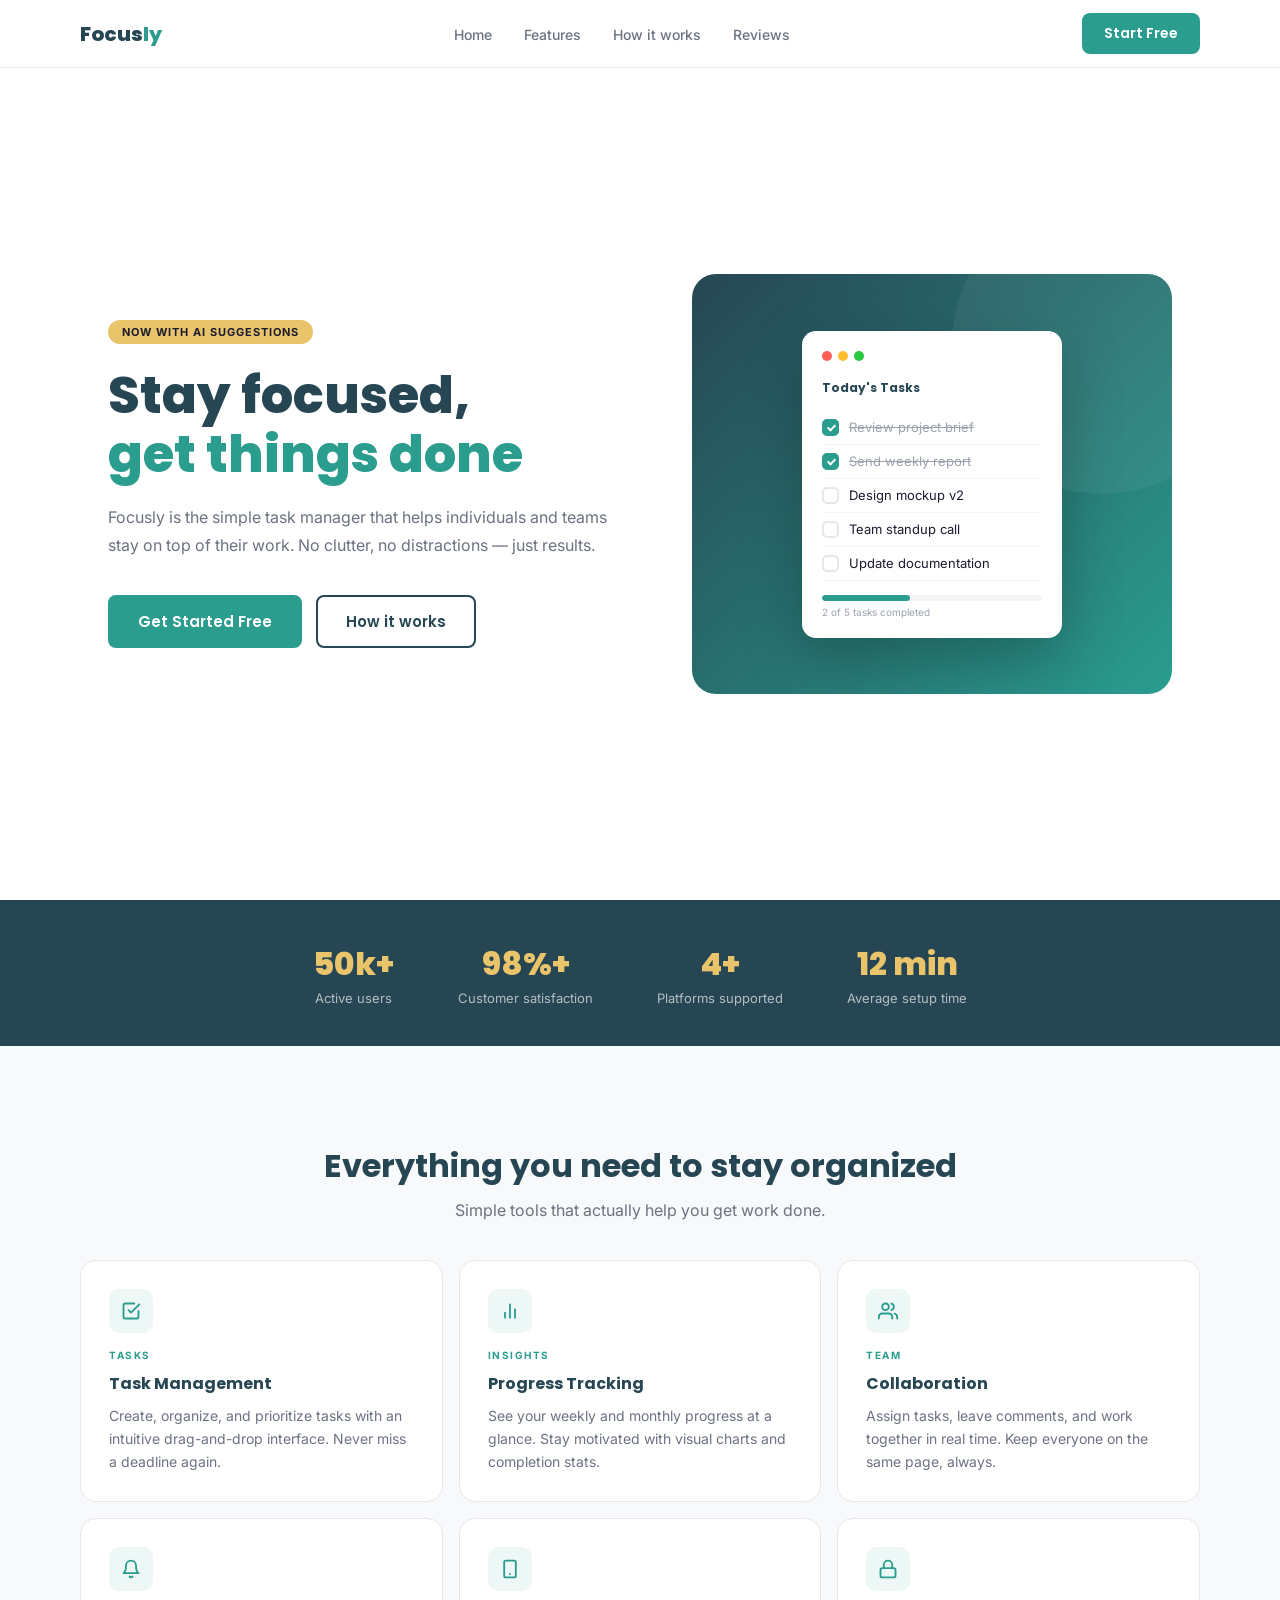
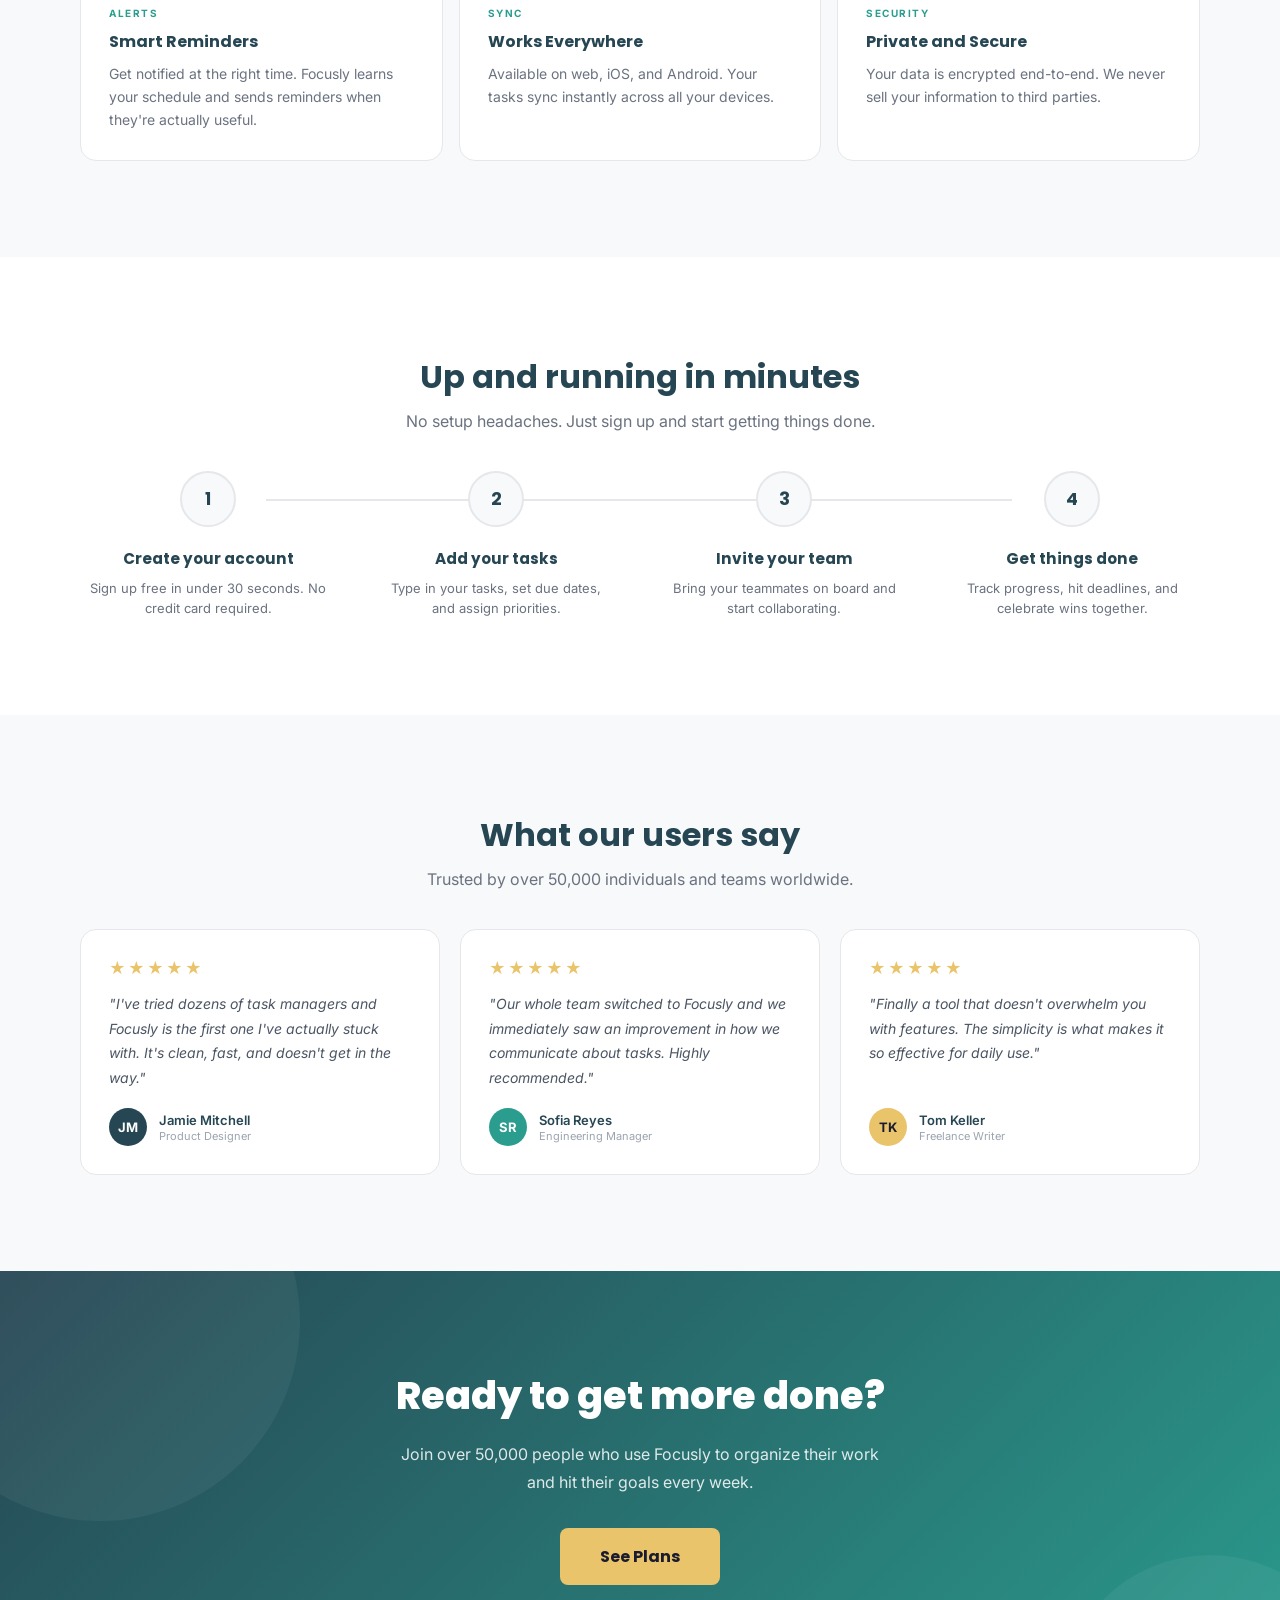
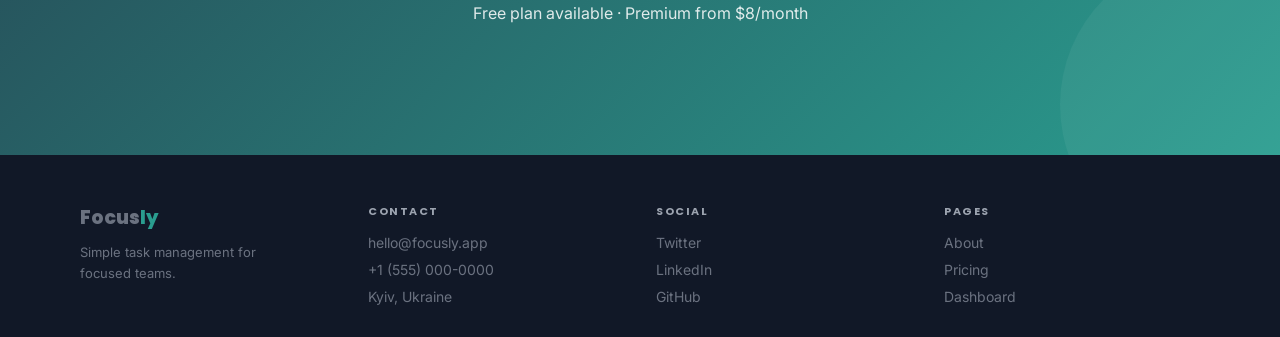
<file: index.html>
<!DOCTYPE html>
<html lang="en">
<head>
  <meta charset="UTF-8">
  <meta name="viewport" content="width=device-width, initial-scale=1.0">
  <title>Focusly — Get More Done</title>
  <link href="https://fonts.googleapis.com/css2?family=Poppins:wght@400;600;700;800&family=Inter:wght@400;500;600&display=swap" rel="stylesheet">
  <link rel="stylesheet" href="styles/base.css">
  <link rel="stylesheet" href="styles/index.css">
</head>
<body>

<!-- HEADER: sticky, logo + nav -->
<nav id="header">
  <a href="index.html" class="logo">Focus<span>ly</span></a>
  <ul>
    <li><a href="#hero">Home</a></li>
    <li><a href="#features">Features</a></li>
    <li><a href="#how">How it works</a></li>
    <li><a href="#testimonials">Reviews</a></li>
  </ul>
  <button class="nav-btn" onclick="window.location.href='pricing.html'">Start Free</button>
</nav>

<section class="hero" id="hero">
  <div class="hero-text">
    <span class="hero-badge">Now with AI Suggestions</span>
    <h1>Stay focused,<br><span>get things done</span></h1>
    <p>Focusly is the simple task manager that helps individuals and teams stay on top of their work. No clutter, no distractions — just results.</p>
    <div class="hero-btns">
      <button class="btn-main" onclick="window.location.href='pricing.html'">Get Started Free</button>
      <button class="btn-outline" onclick="document.getElementById('how').scrollIntoView({behavior:'smooth'})">How it works</button>
    </div>
  </div>
  <div class="hero-visual">
    <div class="mock">
      <div class="mock-bar">
        <span style="background:#FF5F57"></span>
        <span style="background:#FEBC2E"></span>
        <span style="background:#28C840"></span>
      </div>
      <div class="mock-title">Today's Tasks</div>
      <div class="task-item"><div class="check done"></div><span class="task-text-done">Review project brief</span></div>
      <div class="task-item"><div class="check done"></div><span class="task-text-done">Send weekly report</span></div>
      <div class="task-item"><div class="check"></div>Design mockup v2</div>
      <div class="task-item"><div class="check"></div>Team standup call</div>
      <div class="task-item"><div class="check"></div>Update documentation</div>
      <div class="mock-progress">
        <div class="progress-bar-bg"><div class="progress-bar-fill"></div></div>
        <div class="progress-label">2 of 5 tasks completed</div>
      </div>
    </div>
  </div>
</section>

<div class="stats-bar">
  <div class="stat"><div class="stat-number">50k+</div><div class="stat-label">Active users</div></div>
  <div class="stat"><div class="stat-number">98%+</div><div class="stat-label">Customer satisfaction</div></div>
  <div class="stat"><div class="stat-number">4+</div><div class="stat-label">Platforms supported</div></div>
  <div class="stat"><div class="stat-number">12 min</div><div class="stat-label">Average setup time</div></div>
</div>


<section class="features" id="features">
  <div class="section-header">
    <h2>Everything you need to stay organized</h2>
    <p>Simple tools that actually help you get work done.</p>
  </div>
  <div class="features-grid">
    <div class="feature-card">
      <div class="feature-icon-box"><img src="icons/tasks.svg" width="20" height="20" alt="Tasks"></div>
      <div class="feature-label">Tasks</div>
      <h3>Task Management</h3>
      <p>Create, organize, and prioritize tasks with an intuitive drag-and-drop interface. Never miss a deadline again.</p>
    </div>
    <div class="feature-card">
      <div class="feature-icon-box"><img src="icons/insights.svg" width="20" height="20" alt="Insights"></div>
      <div class="feature-label">Insights</div>
      <h3>Progress Tracking</h3>
      <p>See your weekly and monthly progress at a glance. Stay motivated with visual charts and completion stats.</p>
    </div>
    <div class="feature-card">
      <div class="feature-icon-box"><img src="icons/team.svg" width="20" height="20" alt="Team"></div>
      <div class="feature-label">Team</div>
      <h3>Collaboration</h3>
      <p>Assign tasks, leave comments, and work together in real time. Keep everyone on the same page, always.</p>
    </div>
    <div class="feature-card">
      <div class="feature-icon-box"><img src="icons/alerts.svg" width="20" height="20" alt="Alerts"></div>
      <div class="feature-label">Alerts</div>
      <h3>Smart Reminders</h3>
      <p>Get notified at the right time. Focusly learns your schedule and sends reminders when they're actually useful.</p>
    </div>
    <div class="feature-card">
      <div class="feature-icon-box"><img src="icons/sync.svg" width="20" height="20" alt="Sync"></div>
      <div class="feature-label">Sync</div>
      <h3>Works Everywhere</h3>
      <p>Available on web, iOS, and Android. Your tasks sync instantly across all your devices.</p>
    </div>
    <div class="feature-card">
      <div class="feature-icon-box"><img src="icons/security.svg" width="20" height="20" alt="Security"></div>
      <div class="feature-label">Security</div>
      <h3>Private and Secure</h3>
      <p>Your data is encrypted end-to-end. We never sell your information to third parties.</p>
    </div>
  </div>
</section>

<section class="how" id="how">
  <div class="section-header">
    <h2>Up and running in minutes</h2>
    <p>No setup headaches. Just sign up and start getting things done.</p>
  </div>
  <div class="steps">
    <div class="step"><div class="step-num">1</div><h4>Create your account</h4><p>Sign up free in under 30 seconds. No credit card required.</p></div>
    <div class="step"><div class="step-num">2</div><h4>Add your tasks</h4><p>Type in your tasks, set due dates, and assign priorities.</p></div>
    <div class="step"><div class="step-num">3</div><h4>Invite your team</h4><p>Bring your teammates on board and start collaborating.</p></div>
    <div class="step"><div class="step-num">4</div><h4>Get things done</h4><p>Track progress, hit deadlines, and celebrate wins together.</p></div>
  </div>
</section>

<section class="testimonials" id="testimonials">
  <div class="section-header">
    <h2>What our users say</h2>
    <p>Trusted by over 50,000 individuals and teams worldwide.</p>
  </div>
  <div class="testi-grid">
    <div class="testi-card">
      <div><div class="stars"><span>&#9733;</span><span>&#9733;</span><span>&#9733;</span><span>&#9733;</span><span>&#9733;</span></div><blockquote>"I've tried dozens of task managers and Focusly is the first one I've actually stuck with. It's clean, fast, and doesn't get in the way."</blockquote></div>
      <div class="testi-author"><div class="avatar" style="background:#264653">JM</div><div><div class="author-name">Jamie Mitchell</div><div class="author-role">Product Designer</div></div></div>
    </div>
    <div class="testi-card">
      <div><div class="stars"><span>&#9733;</span><span>&#9733;</span><span>&#9733;</span><span>&#9733;</span><span>&#9733;</span></div><blockquote>"Our whole team switched to Focusly and we immediately saw an improvement in how we communicate about tasks. Highly recommended."</blockquote></div>
      <div class="testi-author"><div class="avatar" style="background:#2A9D8F">SR</div><div><div class="author-name">Sofia Reyes</div><div class="author-role">Engineering Manager</div></div></div>
    </div>
    <div class="testi-card">
      <div><div class="stars"><span>&#9733;</span><span>&#9733;</span><span>&#9733;</span><span>&#9733;</span><span>&#9733;</span></div><blockquote>"Finally a tool that doesn't overwhelm you with features. The simplicity is what makes it so effective for daily use."</blockquote></div>
      <div class="testi-author"><div class="avatar" style="background:#E9C46A;color:#1B1B2F">TK</div><div><div class="author-name">Tom Keller</div><div class="author-role">Freelance Writer</div></div></div>
    </div>
  </div>
</section>

<section class="cta">
  <div class="cta-inner">
    <h2>Ready to get more done?</h2>
    <p>Join over 50,000 people who use Focusly to organize their work and hit their goals every week.</p>
    <button class="cta-btn" onclick="window.location.href='pricing.html'">See Plans</button>
    <p class="cta-note">Free plan available · Premium from $8/month</p>
  </div>
</section>

<footer id="contact">
  <div class="footer-col">
    <a href="index.html" class="logo">Focus<span>ly</span></a>
    <p class="footer-tagline">Simple task management for focused teams.</p>
  </div>
  <div class="footer-col">
    <div class="footer-col-title">Contact</div>
    <a href="mailto:hello@focusly.app">hello@focusly.app</a>
    <a href="#">+1 (555) 000-0000</a>
    <a href="#">Kyiv, Ukraine</a>
  </div>
  <div class="footer-col">
    <div class="footer-col-title">Social</div>
    <a href="#">Twitter</a>
    <a href="#">LinkedIn</a>
    <a href="#">GitHub</a>
  </div>
  <div class="footer-col">
    <div class="footer-col-title">Pages</div>
    <a href="about.html">About</a>
    <a href="pricing.html">Pricing</a>
    <a href="dashboard.html">Dashboard</a>
  </div>
</footer>

</body>
</html>
</file>
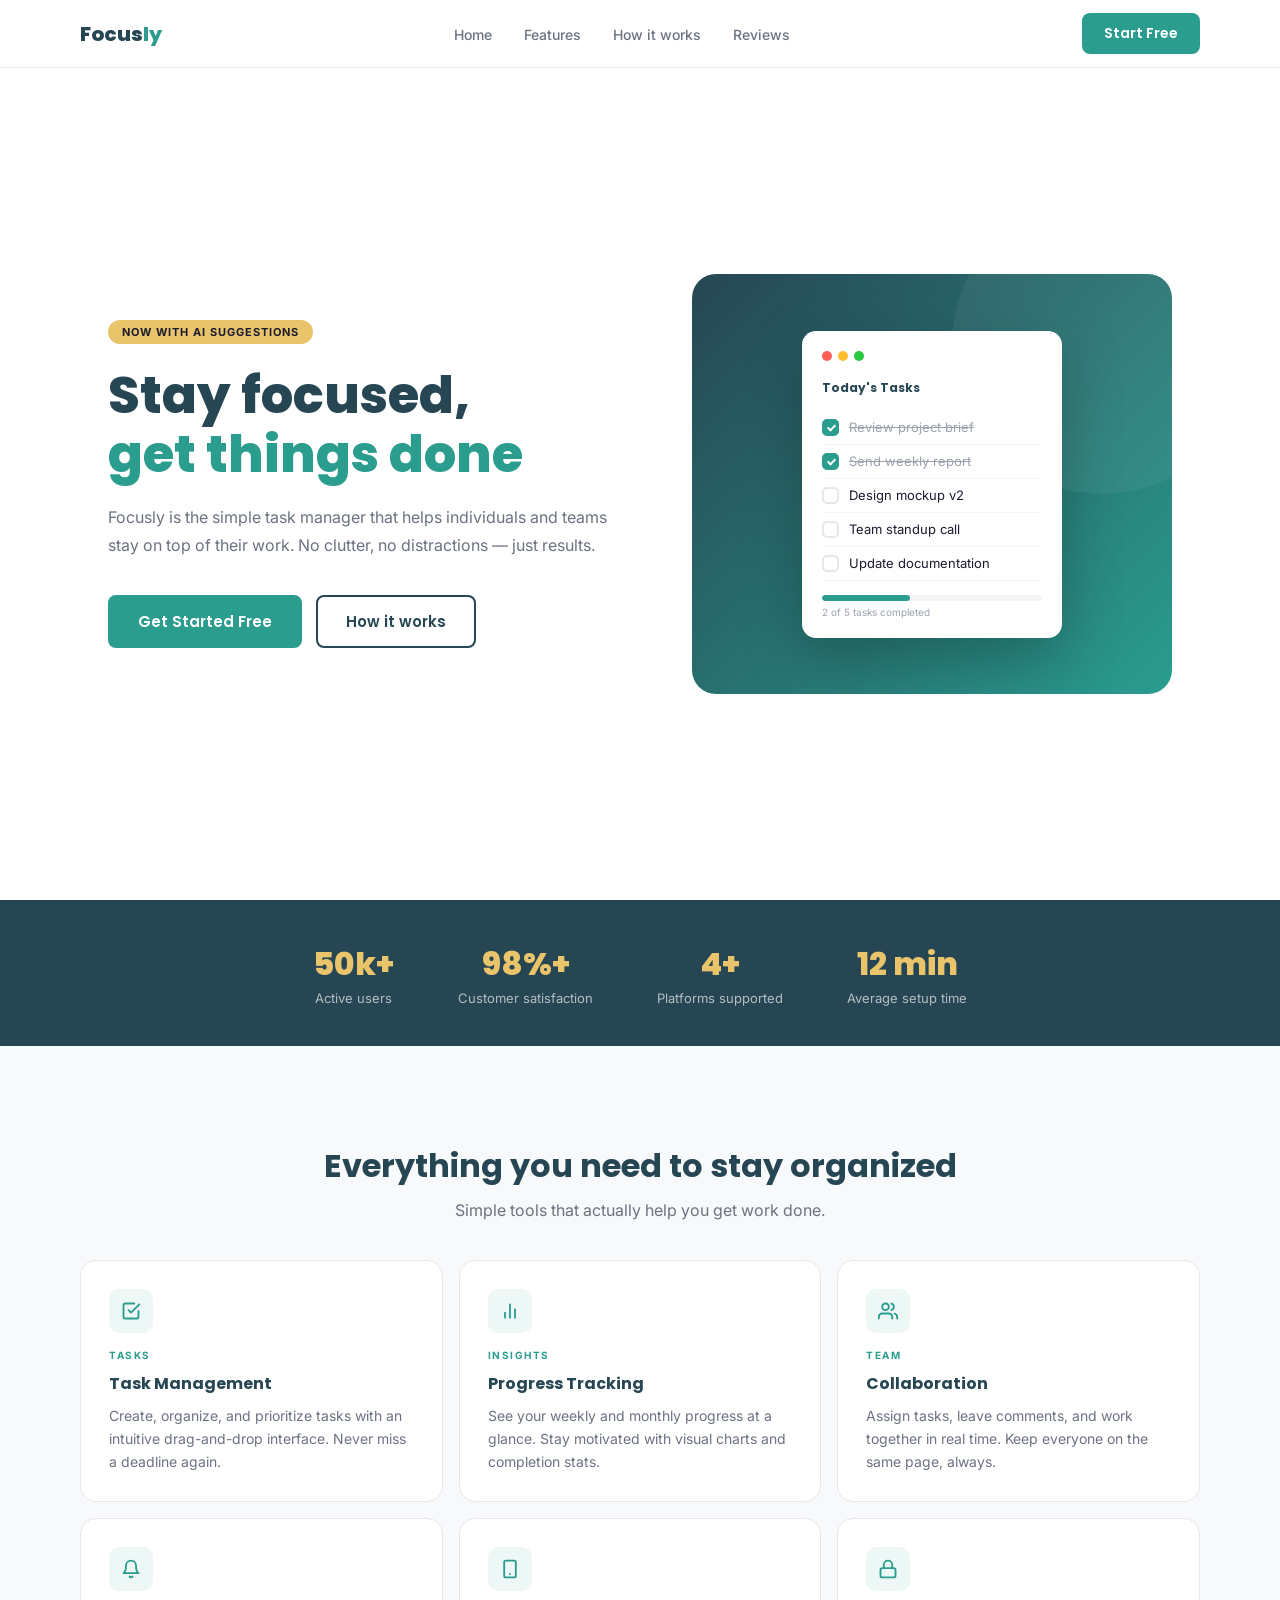
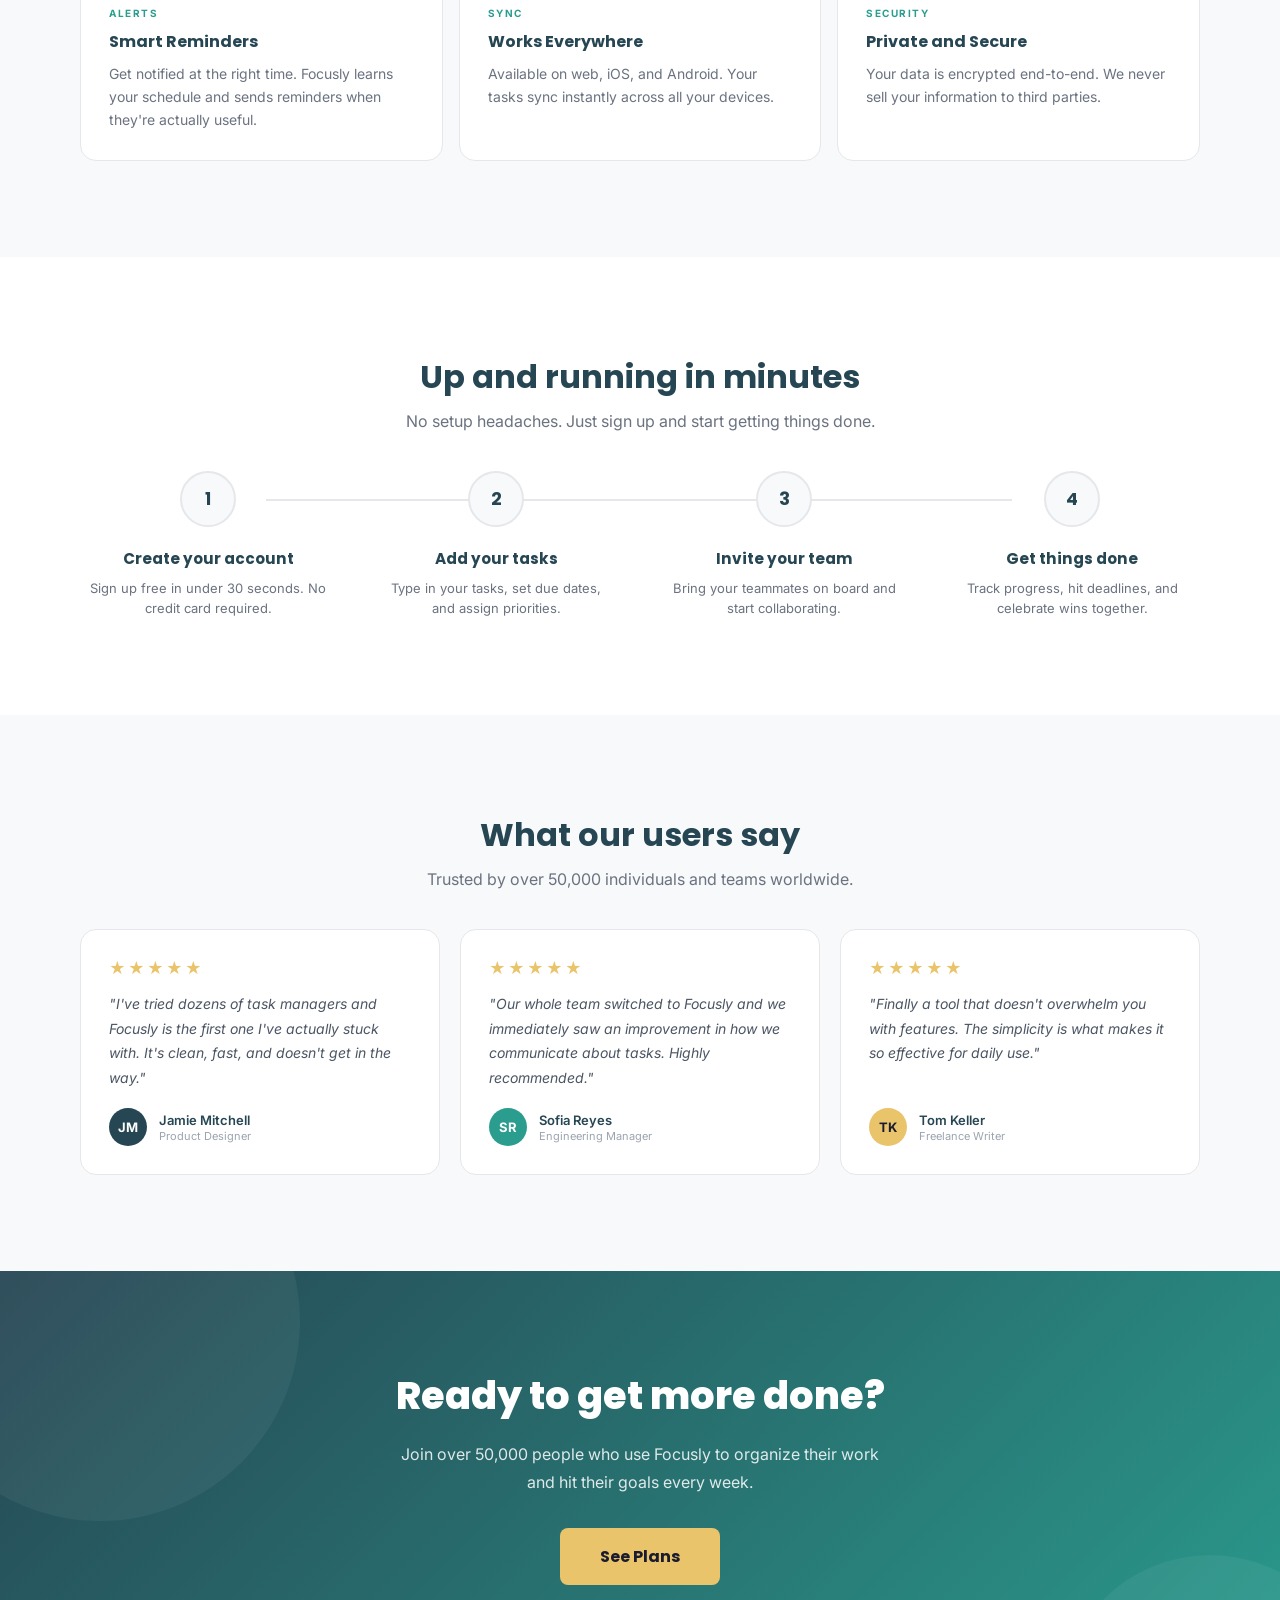
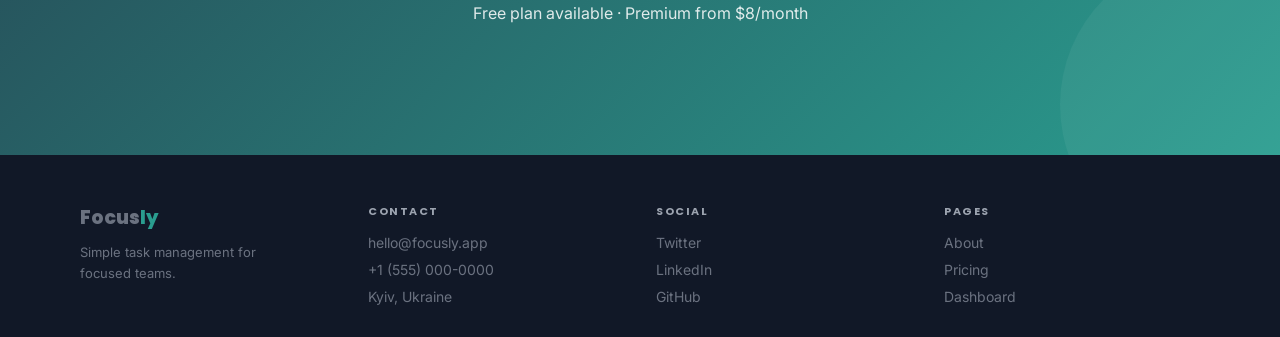
<file: pages/index.html>
<!DOCTYPE html>
<html lang="en">
<head>
  <meta charset="UTF-8">
  <meta name="viewport" content="width=device-width, initial-scale=1.0">
  <title>Focusly — Get More Done</title>
  <link href="https://fonts.googleapis.com/css2?family=Poppins:wght@400;600;700;800&family=Inter:wght@400;500;600&display=swap" rel="stylesheet">
  <link rel="stylesheet" href="../styles/base.css">
  <link rel="stylesheet" href="../styles/index.css">
</head>
<body>

<!-- HEADER: sticky, logo + nav -->
<nav id="header">
  <a href="index.html" class="logo">Focus<span>ly</span></a>
  <ul>
    <li><a href="#hero">Home</a></li>
    <li><a href="#features">Features</a></li>
    <li><a href="#how">How it works</a></li>
    <li><a href="#testimonials">Reviews</a></li>
  </ul>
  <button class="nav-btn" onclick="window.location.href='pricing.html'">Start Free</button>
</nav>

<section class="hero" id="hero">
  <div class="hero-text">
    <span class="hero-badge">Now with AI Suggestions</span>
    <h1>Stay focused,<br><span>get things done</span></h1>
    <p>Focusly is the simple task manager that helps individuals and teams stay on top of their work. No clutter, no distractions — just results.</p>
    <div class="hero-btns">
      <button class="btn-main" onclick="window.location.href='pricing.html'">Get Started Free</button>
      <button class="btn-outline" onclick="document.getElementById('how').scrollIntoView({behavior:'smooth'})">How it works</button>
    </div>
  </div>
  <div class="hero-visual">
    <div class="mock">
      <div class="mock-bar">
        <span style="background:#FF5F57"></span>
        <span style="background:#FEBC2E"></span>
        <span style="background:#28C840"></span>
      </div>
      <div class="mock-title">Today's Tasks</div>
      <div class="task-item"><div class="check done"></div><span class="task-text-done">Review project brief</span></div>
      <div class="task-item"><div class="check done"></div><span class="task-text-done">Send weekly report</span></div>
      <div class="task-item"><div class="check"></div>Design mockup v2</div>
      <div class="task-item"><div class="check"></div>Team standup call</div>
      <div class="task-item"><div class="check"></div>Update documentation</div>
      <div class="mock-progress">
        <div class="progress-bar-bg"><div class="progress-bar-fill"></div></div>
        <div class="progress-label">2 of 5 tasks completed</div>
      </div>
    </div>
  </div>
</section>

<div class="stats-bar">
  <div class="stat"><div class="stat-number">50k+</div><div class="stat-label">Active users</div></div>
  <div class="stat"><div class="stat-number">98%+</div><div class="stat-label">Customer satisfaction</div></div>
  <div class="stat"><div class="stat-number">4+</div><div class="stat-label">Platforms supported</div></div>
  <div class="stat"><div class="stat-number">12 min</div><div class="stat-label">Average setup time</div></div>
</div>


<section class="features" id="features">
  <div class="section-header">
    <h2>Everything you need to stay organized</h2>
    <p>Simple tools that actually help you get work done.</p>
  </div>
  <div class="features-grid">
    <div class="feature-card">
      <div class="feature-icon-box"><img src="../icons/tasks.svg" width="20" height="20" alt="Tasks"></div>
      <div class="feature-label">Tasks</div>
      <h3>Task Management</h3>
      <p>Create, organize, and prioritize tasks with an intuitive drag-and-drop interface. Never miss a deadline again.</p>
    </div>
    <div class="feature-card">
      <div class="feature-icon-box"><img src="../icons/insights.svg" width="20" height="20" alt="Insights"></div>
      <div class="feature-label">Insights</div>
      <h3>Progress Tracking</h3>
      <p>See your weekly and monthly progress at a glance. Stay motivated with visual charts and completion stats.</p>
    </div>
    <div class="feature-card">
      <div class="feature-icon-box"><img src="../icons/team.svg" width="20" height="20" alt="Team"></div>
      <div class="feature-label">Team</div>
      <h3>Collaboration</h3>
      <p>Assign tasks, leave comments, and work together in real time. Keep everyone on the same page, always.</p>
    </div>
    <div class="feature-card">
      <div class="feature-icon-box"><img src="../icons/alerts.svg" width="20" height="20" alt="Alerts"></div>
      <div class="feature-label">Alerts</div>
      <h3>Smart Reminders</h3>
      <p>Get notified at the right time. Focusly learns your schedule and sends reminders when they're actually useful.</p>
    </div>
    <div class="feature-card">
      <div class="feature-icon-box"><img src="../icons/sync.svg" width="20" height="20" alt="Sync"></div>
      <div class="feature-label">Sync</div>
      <h3>Works Everywhere</h3>
      <p>Available on web, iOS, and Android. Your tasks sync instantly across all your devices.</p>
    </div>
    <div class="feature-card">
      <div class="feature-icon-box"><img src="../icons/security.svg" width="20" height="20" alt="Security"></div>
      <div class="feature-label">Security</div>
      <h3>Private and Secure</h3>
      <p>Your data is encrypted end-to-end. We never sell your information to third parties.</p>
    </div>
  </div>
</section>

<section class="how" id="how">
  <div class="section-header">
    <h2>Up and running in minutes</h2>
    <p>No setup headaches. Just sign up and start getting things done.</p>
  </div>
  <div class="steps">
    <div class="step"><div class="step-num">1</div><h4>Create your account</h4><p>Sign up free in under 30 seconds. No credit card required.</p></div>
    <div class="step"><div class="step-num">2</div><h4>Add your tasks</h4><p>Type in your tasks, set due dates, and assign priorities.</p></div>
    <div class="step"><div class="step-num">3</div><h4>Invite your team</h4><p>Bring your teammates on board and start collaborating.</p></div>
    <div class="step"><div class="step-num">4</div><h4>Get things done</h4><p>Track progress, hit deadlines, and celebrate wins together.</p></div>
  </div>
</section>

<section class="testimonials" id="testimonials">
  <div class="section-header">
    <h2>What our users say</h2>
    <p>Trusted by over 50,000 individuals and teams worldwide.</p>
  </div>
  <div class="testi-grid">
    <div class="testi-card">
      <div><div class="stars"><span>&#9733;</span><span>&#9733;</span><span>&#9733;</span><span>&#9733;</span><span>&#9733;</span></div><blockquote>"I've tried dozens of task managers and Focusly is the first one I've actually stuck with. It's clean, fast, and doesn't get in the way."</blockquote></div>
      <div class="testi-author"><div class="avatar" style="background:#264653">JM</div><div><div class="author-name">Jamie Mitchell</div><div class="author-role">Product Designer</div></div></div>
    </div>
    <div class="testi-card">
      <div><div class="stars"><span>&#9733;</span><span>&#9733;</span><span>&#9733;</span><span>&#9733;</span><span>&#9733;</span></div><blockquote>"Our whole team switched to Focusly and we immediately saw an improvement in how we communicate about tasks. Highly recommended."</blockquote></div>
      <div class="testi-author"><div class="avatar" style="background:#2A9D8F">SR</div><div><div class="author-name">Sofia Reyes</div><div class="author-role">Engineering Manager</div></div></div>
    </div>
    <div class="testi-card">
      <div><div class="stars"><span>&#9733;</span><span>&#9733;</span><span>&#9733;</span><span>&#9733;</span><span>&#9733;</span></div><blockquote>"Finally a tool that doesn't overwhelm you with features. The simplicity is what makes it so effective for daily use."</blockquote></div>
      <div class="testi-author"><div class="avatar" style="background:#E9C46A;color:#1B1B2F">TK</div><div><div class="author-name">Tom Keller</div><div class="author-role">Freelance Writer</div></div></div>
    </div>
  </div>
</section>

<section class="cta">
  <div class="cta-inner">
    <h2>Ready to get more done?</h2>
    <p>Join over 50,000 people who use Focusly to organize their work and hit their goals every week.</p>
    <button class="cta-btn" onclick="window.location.href='pricing.html'">See Plans</button>
    <p class="cta-note">Free plan available · Premium from $8/month</p>
  </div>
</section>

<footer id="contact">
  <div class="footer-col">
    <a href="index.html" class="logo">Focus<span>ly</span></a>
    <p class="footer-tagline">Simple task management for focused teams.</p>
  </div>
  <div class="footer-col">
    <div class="footer-col-title">Contact</div>
    <a href="mailto:hello@focusly.app">hello@focusly.app</a>
    <a href="#">+1 (555) 000-0000</a>
    <a href="#">Kyiv, Ukraine</a>
  </div>
  <div class="footer-col">
    <div class="footer-col-title">Social</div>
    <a href="#">Twitter</a>
    <a href="#">LinkedIn</a>
    <a href="#">GitHub</a>
  </div>
  <div class="footer-col">
    <div class="footer-col-title">Pages</div>
    <a href="about.html">About</a>
    <a href="pricing.html">Pricing</a>
    <a href="dashboard.html">Dashboard</a>
  </div>
</footer>

</body>
</html>
</file>
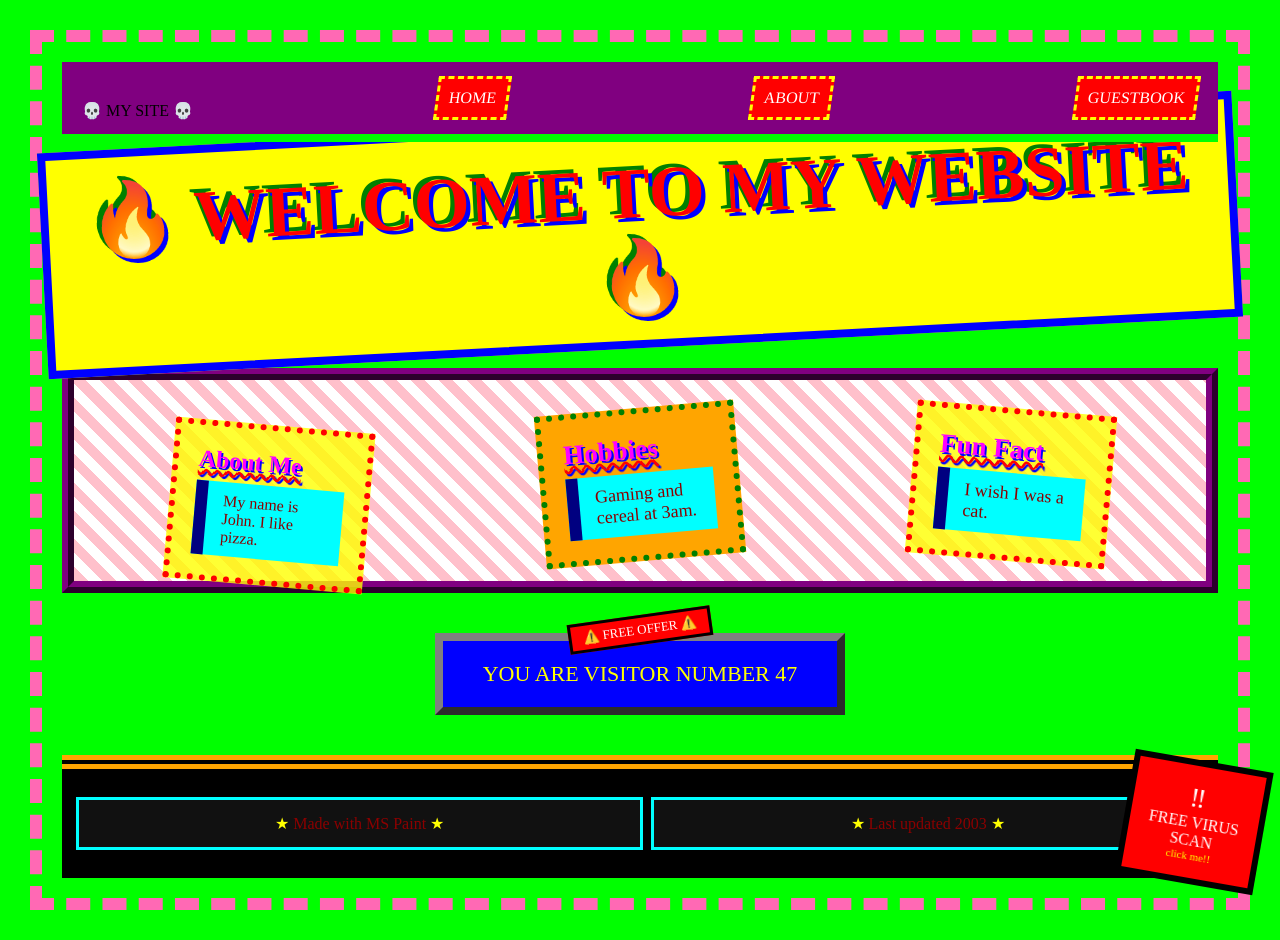
<file: pages/ugly.html>
<!DOCTYPE html>
<html lang="en">
<head>
  <meta charset="UTF-8">
  <title>MY WEBSITE</title>
  <link rel="stylesheet" href="../styles/ugly.css">
</head>
<body>

<div id="nav">
  💀 MY SITE 💀
  <a href="#">HOME</a>
  <a href="#">ABOUT</a>
  <a href="#">GUESTBOOK</a>
</div>

<h1>WELCOME TO MY WEBSITE</h1>

<div id="container">
  <div class="box1">
    <h2>About Me</h2>
    <p>My name is John. I like pizza.</p>
  </div>
  <div class="box2">
    <h2>Hobbies</h2>
    <p>Gaming and cereal at 3am.</p>
  </div>
  <div class="box3">
    <h2>Fun Fact</h2>
    <p>I wish I was a cat.</p>
  </div>
</div>

<div class="badge-wrap">
  <div class="badge">YOU ARE VISITOR NUMBER 47</div>
</div>

<div id="popup">FREE VIRUS SCAN</div>

<footer>
  <p>Made with MS Paint</p>
  <p>Last updated 2003</p>
</footer>

</body>
</html>
</file>
<file: styles/base.css>
*, *::before, *::after { margin: 0; padding: 0; box-sizing: border-box; }
:root {
  --primary: #264653;
  --teal:    #2A9D8F;
  --yellow:  #E9C46A;
  --bg:      #F8F9FA;
  --text:    #1B1B2F;
  --muted:   #6B7280;
  --border:  #E5E7EB;
  --white:   #ffffff;
}
html { scroll-behavior: smooth; }
body {
  font-family: 'Inter', sans-serif;
  background: var(--bg);
  color: var(--text);
  overflow-x: hidden;
}

/* ── Nav ── */
nav {
  display: flex;
  justify-content: space-between;
  align-items: center;
  padding: 0 80px;
  height: 68px;
  background: var(--white);
  border-bottom: 1px solid var(--border);
  position: sticky;
  top: 0;
  z-index: 200;
}
.logo {
  font-family: 'Poppins', sans-serif;
  font-size: 1.25rem;
  font-weight: 800;
  color: var(--primary);
  text-decoration: none;
}
.logo span { color: var(--teal); }
nav ul { list-style: none; display: flex; gap: 32px; }
nav ul li a {
  text-decoration: none;
  color: var(--muted);
  font-size: 14px;
  font-weight: 500;
}
nav ul li a:hover { color: var(--teal); }
.nav-btn {
  background: var(--teal);
  color: var(--white);
  border: none;
  padding: 10px 22px;
  border-radius: 8px;
  font-family: 'Poppins', sans-serif;
  font-weight: 600;
  font-size: 14px;
  cursor: pointer;
}

/* ── Footer base ── */
footer { font-size: 13px; }
footer .logo { font-size: 1.1rem; }
.footer-links { display: flex; gap: 24px; }
.footer-links a { color: #6B7280; text-decoration: none; }
.footer-links a:hover { color: var(--teal); }

/* ── Shared section header ── */
.section-header { text-align: center; margin-bottom: 52px; }
.section-header h2 {
  font-family: 'Poppins', sans-serif;
  font-size: 2rem;
  font-weight: 700;
  color: var(--primary);
  margin-bottom: 10px;
}
.section-header p { color: var(--muted); font-size: 1rem; }

/* ── Shared buttons ── */
.btn-main {
  background: var(--teal);
  color: var(--white);
  border: none;
  padding: 14px 30px;
  border-radius: 8px;
  font-family: 'Poppins', sans-serif;
  font-weight: 600;
  font-size: 15px;
  cursor: pointer;
}
.btn-outline {
  background: transparent;
  color: var(--primary);
  border: 2px solid var(--primary);
  padding: 13px 28px;
  border-radius: 8px;
  font-family: 'Poppins', sans-serif;
  font-weight: 600;
  font-size: 15px;
  cursor: pointer;
}

@media (max-width: 960px) {
  nav { padding: 0 24px; }
  nav ul { display: none; }
  footer { flex-direction: column; gap: 16px; padding: 28px 24px; text-align: center; }
}
</file>
<file: styles/index.css>
.hero {
  display: flex;
  flex-direction: column;
  align-items: center;
  justify-content: center;
  gap: 40px;
  padding: 48px 24px;
  background: var(--white);
}
.hero-text { width: 100%; max-width: 520px; }
.hero-badge {
  display: inline-block;
  background: var(--yellow);
  color: var(--text);
  font-size: 11px;
  font-weight: 700;
  padding: 5px 14px;
  border-radius: 20px;
  margin-bottom: 22px;
  text-transform: uppercase;
  letter-spacing: 1px;
}
.hero h1 {
  font-family: 'Poppins', sans-serif;
  font-size: 2.2rem;
  font-weight: 800;
  color: var(--primary);
  line-height: 1.15;
  margin-bottom: 20px;
}
.hero h1 span { color: var(--teal); }
.hero p {
  font-size: 1rem;
  color: var(--muted);
  line-height: 1.75;
  margin-bottom: 36px;
}
.hero-btns { display: flex; flex-wrap: wrap; gap: 14px; }

.hero-visual {
  width: 100%;
  max-width: 480px;
  background: linear-gradient(135deg, #264653 0%, #2A9D8F 100%);
  border-radius: 24px;
  height: 320px;
  display: flex;
  align-items: center;
  justify-content: center;
  position: relative;
  overflow: hidden;
}
.hero-visual::before {
  content: '';
  position: absolute;
  width: 300px; height: 300px;
  background: rgba(255,255,255,.05);
  border-radius: 50%;
  top: -80px; right: -80px;
}
.mock {
  background: var(--white);
  border-radius: 14px;
  padding: 20px;
  width: 260px;
  box-shadow: 0 20px 60px rgba(0,0,0,.25);
}
.mock-bar { display: flex; gap: 6px; margin-bottom: 18px; }
.mock-bar span { width: 10px; height: 10px; border-radius: 50%; display: inline-block; }
.mock-title {
  font-family: 'Poppins', sans-serif;
  font-size: 12px;
  font-weight: 700;
  color: var(--primary);
  margin-bottom: 14px;
}
.task-item {
  display: flex;
  align-items: center;
  gap: 10px;
  padding: 8px 0;
  border-bottom: 1px solid #F3F4F6;
  font-size: 13px;
  color: var(--text);
}
.task-item:last-of-type { border-bottom: none; }
.check {
  width: 17px; height: 17px;
  border-radius: 5px;
  border: 2px solid var(--border);
  flex-shrink: 0;
  position: relative;
}
.check.done { background: var(--teal); border-color: var(--teal); }
.check.done::after {
  content: '';
  position: absolute;
  top: 2px; left: 5px;
  width: 5px; height: 8px;
  border: 2px solid white;
  border-top: none;
  border-left: none;
  transform: rotate(45deg);
}
.task-text-done { text-decoration: line-through; color: #9CA3AF; }
.mock-progress { margin-top: 14px; }
.progress-bar-bg { height: 6px; background: #F3F4F6; border-radius: 3px; overflow: hidden; }
.progress-bar-fill { height: 100%; width: 40%; background: var(--teal); border-radius: 3px; }
.progress-label { font-size: 10px; color: #9CA3AF; margin-top: 5px; }

.stats-bar {
  display: flex;
  flex-wrap: wrap;
  justify-content: center;
  gap: 24px;
  padding: 32px 24px;
  background: var(--primary);
}
.stat { text-align: center; }
.stat-number {
  font-family: 'Poppins', sans-serif;
  font-size: 1.8rem;
  font-weight: 800;
  color: var(--yellow);
}
.stat-label { font-size: 13px; color: rgba(255,255,255,.65); margin-top: 2px; }

.section-header { text-align: center; margin-bottom: 40px; }
.section-header h2 {
  font-family: 'Poppins', sans-serif;
  font-size: 1.8rem;
  font-weight: 700;
  color: var(--primary);
  margin-bottom: 10px;
}
.section-header p { color: var(--muted); font-size: 1rem; }

.features { padding: 60px 24px; background: var(--bg); }
.features-grid {
  display: flex;
  flex-direction: column;
  gap: 16px;
}
.feature-card {
  background: var(--white);
  border-radius: 16px;
  padding: 28px;
  border: 1px solid var(--border);
}
.feature-label {
  font-size: 10px;
  font-weight: 700;
  text-transform: uppercase;
  letter-spacing: 1.5px;
  color: var(--teal);
  margin-bottom: 10px;
}
.feature-card h3 {
  font-family: 'Poppins', sans-serif;
  font-size: 1rem;
  font-weight: 700;
  color: var(--primary);
  margin-bottom: 8px;
}
.feature-card p { font-size: 14px; color: var(--muted); line-height: 1.65; }
.feature-icon-box {
  width: 44px; height: 44px;
  border-radius: 10px;
  background: #EDF7F6;
  display: flex;
  align-items: center;
  justify-content: center;
  margin-bottom: 16px;
}

.how { padding: 60px 24px; background: var(--white); }
.steps {
  display: flex;
  flex-direction: column;
  gap: 32px;
  position: relative;
}
.step { text-align: center; padding: 0 10px; }
.step-num {
  width: 56px; height: 56px;
  border-radius: 50%;
  background: var(--bg);
  border: 2px solid var(--border);
  display: flex;
  align-items: center;
  justify-content: center;
  font-family: 'Poppins', sans-serif;
  font-weight: 700;
  font-size: 1.1rem;
  color: var(--primary);
  margin: 0 auto 20px;
}
.step h4 {
  font-family: 'Poppins', sans-serif;
  font-size: .95rem;
  font-weight: 700;
  color: var(--primary);
  margin-bottom: 8px;
}
.step p { font-size: 13px; color: var(--muted); line-height: 1.6; }

.testimonials { padding: 60px 24px; background: var(--bg); }
.testi-grid {
  display: flex;
  flex-direction: column;
  gap: 20px;
}
.testi-card {
  background: var(--white);
  border-radius: 16px;
  padding: 28px;
  border: 1px solid var(--border);
  display: flex;
  flex-direction: column;
  justify-content: space-between;
}
.stars { color: var(--yellow); font-size: 16px; letter-spacing: 2px; margin-bottom: 14px; }
.testi-card blockquote {
  flex: 1;
  font-size: 14px;
  color: #4B5563;
  line-height: 1.75;
  margin: 0 0 18px 0;
  font-style: italic;
  border: none;
  padding: 0;
}
.testi-author { display: flex; align-items: center; gap: 12px; }
.avatar {
  width: 38px; height: 38px;
  border-radius: 50%;
  display: flex;
  align-items: center;
  justify-content: center;
  font-weight: 700;
  font-size: 13px;
  color: white;
  flex-shrink: 0;
}
.author-name { font-weight: 600; font-size: 13px; color: var(--primary); }
.author-role { font-size: 11px; color: #9CA3AF; margin-top: 1px; }

.cta {
  padding: 60px 24px;
  background: linear-gradient(135deg, var(--primary) 0%, var(--teal) 100%);
  text-align: center;
  color: var(--white);
  position: relative;
  overflow: hidden;
}
.cta::before {
  content: '';
  position: absolute;
  width: 400px; height: 400px;
  border-radius: 50%;
  background: rgba(255,255,255,.05);
  top: -150px; left: -100px;
}
.cta::after {
  content: '';
  position: absolute;
  width: 300px; height: 300px;
  border-radius: 50%;
  background: rgba(255,255,255,.05);
  bottom: -100px; right: -80px;
}
.cta-inner { position: relative; z-index: 1; }
.cta h2 {
  font-family: 'Poppins', sans-serif;
  font-size: 2rem;
  font-weight: 800;
  margin-bottom: 16px;
}
.cta p {
  font-size: 1rem;
  opacity: .85;
  margin-bottom: 32px;
  line-height: 1.75;
}
.cta-btn {
  background: var(--yellow);
  color: var(--text);
  border: none;
  padding: 16px 40px;
  border-radius: 8px;
  font-family: 'Poppins', sans-serif;
  font-weight: 700;
  font-size: 16px;
  cursor: pointer;
}
.cta-note { margin-top: 14px; font-size: 12px; opacity: .6; }

footer#contact {
  background: #111827;
  color: #6B7280;
  padding: 48px 24px 32px;
  display: flex;
  flex-direction: column;
  gap: 32px;
}
.footer-col { display: flex; flex-direction: column; gap: 10px; }
.footer-col .logo { font-size: 1.2rem; }
.footer-tagline { font-size: 13px; color: #6B7280; max-width: 220px; line-height: 1.6; }
.footer-col-title {
  font-family: 'Poppins', sans-serif;
  font-size: 11px;
  font-weight: 700;
  text-transform: uppercase;
  letter-spacing: 1.5px;
  color: #9CA3AF;
  margin-bottom: 4px;
}
.footer-col a {
  color: #6B7280;
  text-decoration: none;
  font-size: 14px;
}
.footer-col a:hover { color: var(--teal); }

.btn-main {
  background: var(--teal);
  color: var(--white);
  border: none;
  padding: 14px 30px;
  border-radius: 8px;
  font-family: 'Poppins', sans-serif;
  font-weight: 600;
  font-size: 15px;
  cursor: pointer;
}
.btn-outline {
  background: transparent;
  color: var(--primary);
  border: 2px solid var(--primary);
  padding: 13px 28px;
  border-radius: 8px;
  font-family: 'Poppins', sans-serif;
  font-weight: 600;
  font-size: 15px;
  cursor: pointer;
}

@media (min-width: 768px) {
  .features-grid {
    flex-direction: row;
    flex-wrap: wrap;
  }
  .feature-card { flex: 1 1 calc(50% - 16px); }

  .steps {
    flex-direction: row;
    align-items: flex-start;
  }
  .steps::before {
    content: '';
    position: absolute;
    top: 28px;
    left: calc(16.66% - 1px);
    width: 66.66%;
    height: 2px;
    background: var(--border);
    z-index: 0;
  }
  .step { position: relative; z-index: 1; flex: 1; }

  .testi-grid { flex-direction: row; }
  .testi-card { flex: 1; }

  footer#contact {
    flex-direction: row;
    flex-wrap: wrap;
    justify-content: space-between;
    padding: 48px 80px 32px;
  }
  .footer-col { flex: 1; min-width: 140px; }
}

@media (min-width: 1024px) {
  .hero {
    flex-direction: row;
    padding: 96px 80px;
    min-height: calc(100vh - 68px);
    gap: 64px;
  }
  .hero h1 { font-size: 3.2rem; }
  .hero-visual { height: 420px; }

  .stats-bar {
    flex-wrap: nowrap;
    gap: 64px;
    padding: 40px 80px;
  }
  .stat-number { font-size: 2rem; }

  .section-header h2 { font-size: 2rem; }
  .features { padding: 96px 80px; }
  .feature-card { flex: 1 1 calc(33.333% - 16px); }

  .how { padding: 96px 80px; }
  .testimonials { padding: 96px 80px; }
  .cta { padding: 96px 80px; }
  .cta h2 { font-size: 2.4rem; }
  .cta p { max-width: 480px; margin-left: auto; margin-right: auto; }
}
</file>
<file: styles/ugly.css>
* {
  font-family: 'Comic Sans MS', cursive;
  box-sizing: border-box;
}

body {
  background: lime;
  margin: 30px;
  padding: 20px;
  border: 12px dashed hotpink;
}

h1 {
  color: red;
  font-size: 72px;
  background: yellow;
  text-align: center;
  padding: 20px;
  margin: -20px -20px 20px -20px;
  border: 8px solid blue;
  transform: rotate(-3deg);
  text-shadow: 4px 4px 0 blue, -4px -4px 0 green;
}

h1::before { content: "🔥 "; }
h1::after  { content: " 🔥"; }

#nav {
  position: sticky;
  top: 0;
  background: purple;
  padding: 14px 20px;
  display: flex;
  justify-content: space-between;
  align-items: flex-end;
  border-bottom: 8px solid lime;
  z-index: 100;
}

#nav a {
  color: white;
  text-decoration: none;
  background: red;
  padding: 10px;
  border: 3px dashed yellow;
  font-size: 16px;
  display: inline-block;
  transform: skewX(-8deg);
}

#nav a:hover {
  background: lime;
  color: black;
  font-size: 24px;
  transform: rotate(5deg);
}

#container {
  display: flex;
  flex-wrap: wrap;
  justify-content: space-around;
  align-items: flex-end;
  margin: 20px 0;
  padding: 10px;
  border: 12px ridge purple;
  background: repeating-linear-gradient(45deg, pink, pink 10px, white 10px, white 20px);
}

#container > div {
  border: 6px dotted red;
  padding: 20px;
  margin: 10px;
  background: rgba(255,255,0,0.8);
  width: 200px;
}

.box1 {
  float: left;
  position: relative;
  top: 25px;
}

.box1 + .box2 {
  background: orange !important;
  border-color: green !important;
}

.box1 ~ div { font-size: 18px; }

#container > div:nth-child(odd)  { transform: rotate(5deg); }
#container > div:nth-child(even) { transform: rotate(-5deg); }

#container > div:hover {
  background: red !important;
  transform: scale(1.2) rotate(10deg);
  cursor: crosshair;
  position: relative;
  z-index: 10;
}

h2 {
  color: magenta;
  text-shadow: 2px 2px 0 blue;
  text-decoration: underline wavy red;
  margin: 0 0 8px 0;
}

p {
  background: aqua;
  color: darkred;
  padding: 10px 16px;
  margin: 0;
  border-left: 12px solid navy;
}

.badge-wrap {
  position: relative;
  display: block;
  text-align: center;
  margin: 40px auto;
}

.badge-wrap::before {
  content: "⚠️ FREE OFFER ⚠️";
  position: absolute;
  top: -18px;
  left: 50%;
  transform: translateX(-50%) rotate(-8deg);
  background: red;
  color: white;
  font-size: 13px;
  padding: 4px 12px;
  border: 3px solid black;
  white-space: nowrap;
}

.badge {
  display: inline-block;
  background: blue;
  color: yellow;
  font-size: 22px;
  padding: 20px 40px;
  border: 8px outset gray;
}

#popup {
  position: fixed;
  bottom: 16px;
  right: 16px;
  background: red;
  color: white;
  font-size: 16px;
  padding: 16px;
  border: 6px solid black;
  transform: rotate(10deg);
  z-index: 9999;
  text-align: center;
  width: 140px;
}

#popup::before { content: "‼️"; display: block; font-size: 28px; }
#popup::after  { content: "click me!!"; display: block; font-size: 11px; color: yellow; }

footer {
  display: flex;
  justify-content: space-around;
  align-items: stretch;
  flex-wrap: wrap;
  background: black;
  color: lime;
  padding: 24px 10px;
  margin-top: 24px;
  border-top: 14px double orange;
}

footer p {
  flex-grow: 99;
  border: 3px solid cyan;
  padding: 14px;
  margin: 4px;
  background: #111;
  text-align: center;
}

footer p::before { content: "★ "; color: yellow; }
footer p::after  { content: " ★"; color: yellow; }
</file>
